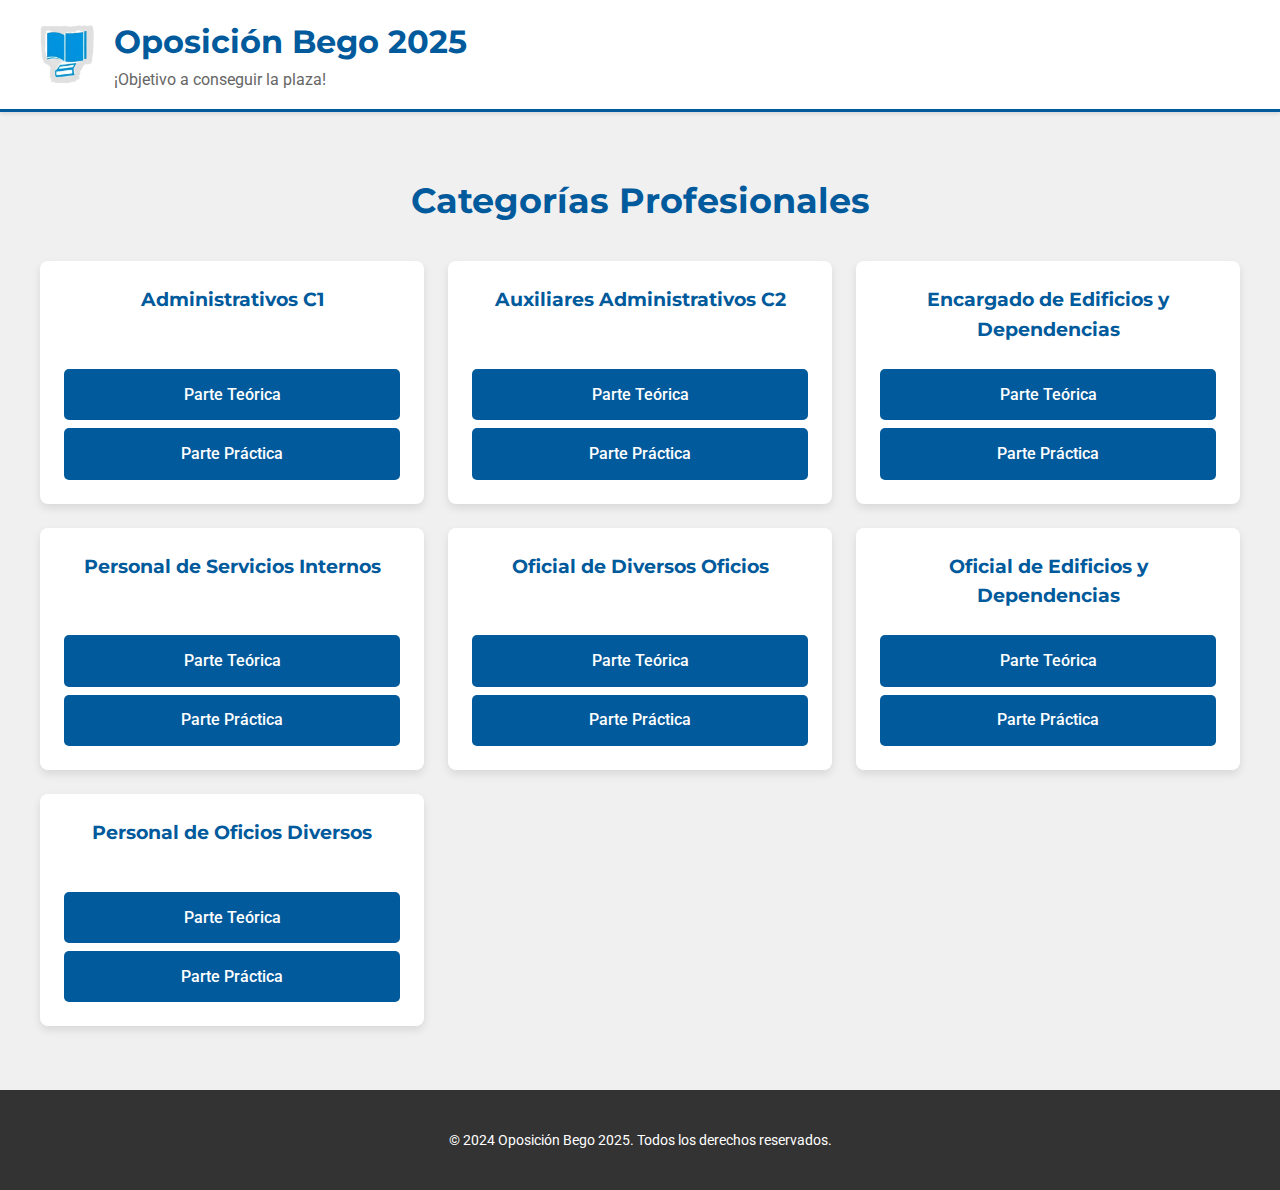
<file: index.html>
<html lang="es">
<head>
    <meta charset="UTF-8">
    <meta name="viewport" content="width=device-width, initial-scale=1.0">
    <title>Oposición Bego 2025 - Ayuntamiento de Madrid</title>
    <link rel="stylesheet" href="style.css">
    <link rel="preconnect" href="https://fonts.googleapis.com">
    <link rel="preconnect" href="https://fonts.gstatic.com" crossorigin>
    <link href="https://fonts.googleapis.com/css2?family=Montserrat:wght@400;700&family=Roboto:wght@400;500&display=swap" rel="stylesheet">
</head>
<body>

    <header>
        <div class="header-content">
            <img src="logo.png" alt="Oposición Bego 2025 Logo" class="logo">
            <div class="title-container">
                <h1>Oposición Bego 2025</h1>
                <p>¡Objetivo a conseguir la plaza!</p>
            </div>
        </div>
    </header>

    <main>
        <h2>Categorías Profesionales</h2>
        <div class="category-grid">

            <div class="category-card">
                <h3>Administrativos C1</h3>
                <div class="card-links">
                    <a href="#" class="btn">Parte Teórica</a>
                    <a href="#" class="btn">Parte Práctica</a>
                </div>
            </div>

            <div class="category-card">
                <h3>Auxiliares Administrativos C2</h3>
                <div class="card-links">
                    <a href="#" class="btn">Parte Teórica</a>
                    <a href="#" class="btn">Parte Práctica</a>
                </div>
            </div>

            <div class="category-card">
                <h3>Encargado de Edificios y Dependencias</h3>
                <div class="card-links">
                    <a href="teoricoEncargado.html" class="btn">Parte Teórica</a>
                    <a href="practicoEncargado.html" class="btn">Parte Práctica</a>
                </div>
            </div>

            <div class="category-card">
                <h3>Personal de Servicios Internos</h3>
                <div class="card-links">
                    <a href="#" class="btn">Parte Teórica</a>
                    <a href="#" class="btn">Parte Práctica</a>
                </div>
            </div>

            <div class="category-card">
                <h3>Oficial de Diversos Oficios</h3>
                <div class="card-links">
                    <a href="#" class="btn">Parte Teórica</a>
                    <a href="#" class="btn">Parte Práctica</a>
                </div>
            </div>

            <div class="category-card">
                <h3>Oficial de Edificios y Dependencias</h3>
                <div class="card-links">
                    <a href="#" class="btn">Parte Teórica</a>
                    <a href="#" class="btn">Parte Práctica</a>
                </div>
            </div>
            
            <div class="category-card">
                <h3>Personal de Oficios Diversos</h3>
                <div class="card-links">
                    <a href="#" class="btn">Parte Teórica</a>
                    <a href="#" class="btn">Parte Práctica</a>
                </div>
            </div>

        </div>
    </main>

    <footer>
        <p>&copy; 2024 Oposición Bego 2025. Todos los derechos reservados.</p>
    </footer>

</body>
</html>
</file>
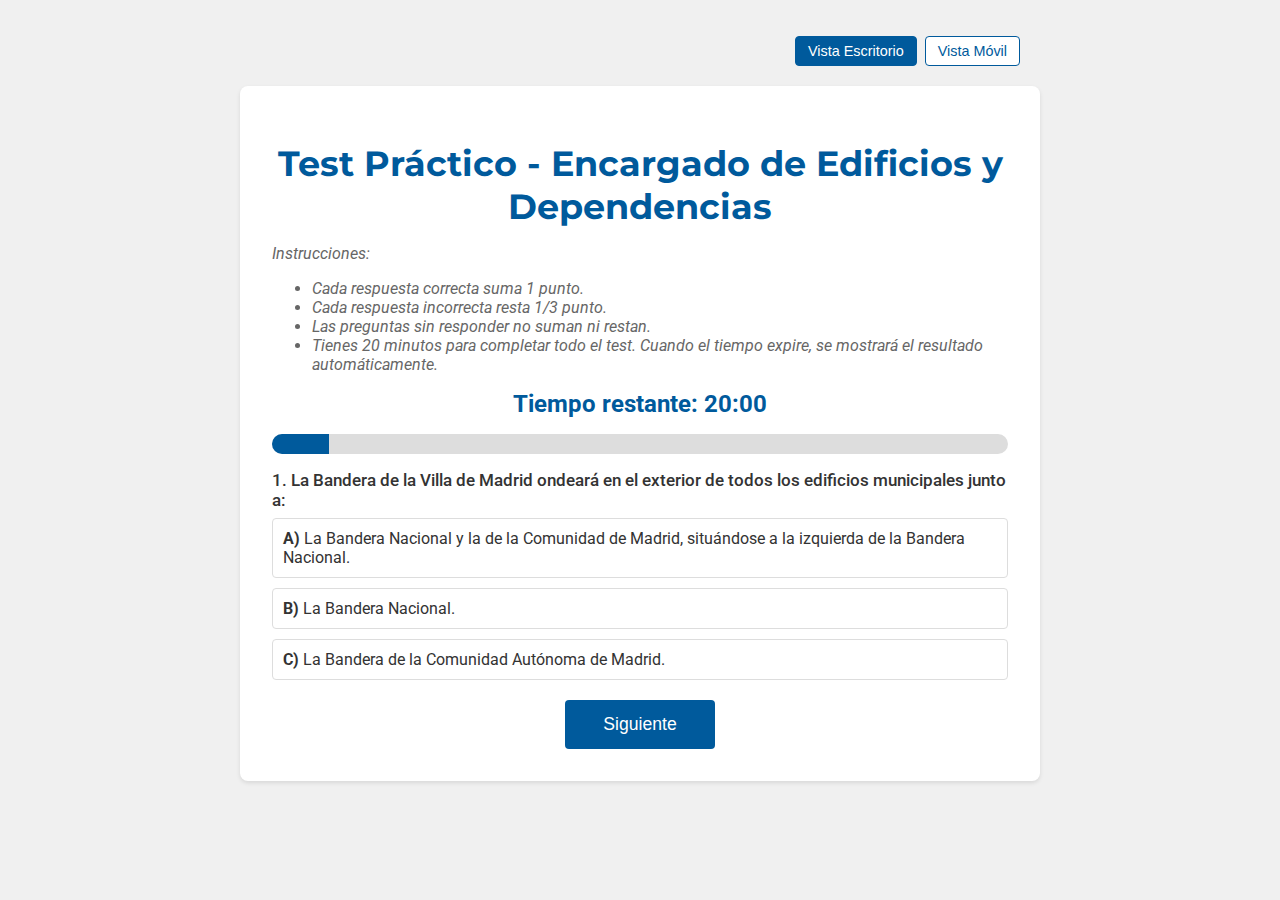
<file: practicoEncargado.html>
<!DOCTYPE html>
<html lang="es">
<head>
    <meta charset="UTF-8">
    <meta name="viewport" content="width=device-width, initial-scale=1.0">
    <title>Test Práctico - Encargado de Edificios y Dependencias</title>
    <!-- Google Fonts -->
    <link href="https://fonts.googleapis.com/css2?family=Montserrat:wght@400;700&family=Roboto:wght@400;500&display=swap" rel="stylesheet">
    <style>
        /* ========================
           Estilos globales y responsivos (“mobile-first”)
           ======================== */
        * {
            box-sizing: border-box;
        }
        body, html {
            margin: 0;
            padding: 0;
            font-family: 'Roboto', sans-serif;
            background-color: #f0f0f0;
            color: #333;
        }
        /* Simulación de vista móvil forzada */
        body.force-mobile .quiz-container {
            max-width: 360px !important; /* ancho típico móvil */
            margin: 0 auto !important;
            border: 2px dashed #005a9c; /* opcional, visualizar el contenedor */
        }
        /* Contenedor principal centrado y con padding */
        .quiz-container {
            width: 100%;
            max-width: 800px;      /* en pantallas grandes no excede 800px */
            margin: 0 auto;
            padding: 16px;
            background-color: #ffffff;
            border-radius: 8px;
            box-shadow: 0 2px 4px rgba(0,0,0,0.1);
            transition: max-width 0.3s ease;
        }
        /* Encabezado de toggles */
        .view-toggle-container {
            width: 100%;
            max-width: 800px;
            margin: 16px auto 0 auto;
            padding: 0 16px;
            display: flex;
            gap: 8px;
            justify-content: flex-end;
            box-sizing: border-box;
        }
        .view-toggle-container button {
            padding: 6px 12px;
            font-size: 0.9rem;
            border: 1px solid #005a9c;
            border-radius: 4px;
            background-color: white;
            color: #005a9c;
            cursor: pointer;
            transition: background-color 0.2s, color 0.2s;
        }
        .view-toggle-container button.active {
            background-color: #005a9c;
            color: white;
        }
        .view-toggle-container button:hover {
            background-color: #e3f2fd;
        }

        h1 {
            font-family: 'Montserrat', sans-serif;
            font-size: 1.6rem; /* base móvil */
            margin-bottom: 16px;
            color: #005a9c;
            text-align: center;
        }
        .info {
            margin-bottom: 16px;
            font-style: italic;
            color: #666;
            font-size: 0.9rem;
        }
        /* Temporizador */
        #timer {
            font-size: 1.2rem;
            font-weight: bold;
            color: #005a9c;
            margin-bottom: 16px;
            text-align: center;
        }
        /* Barra de progreso */
        .progress-bar {
            width: 100%;
            height: 20px;
            background-color: #ddd;
            border-radius: 10px;
            overflow: hidden;
            margin-bottom: 16px;
        }
        .progress {
            width: 0%;
            height: 100%;
            background-color: #005a9c;
            transition: width 0.3s ease;
        }
        /* Preguntas y opciones */
        .question {
            margin-bottom: 20px;
            display: none;
        }
        .question.active {
            display: block;
        }
        .question p {
            margin: 0 0 8px 0;
            font-weight: 500;
            font-size: 1rem;
        }
        .options {
            display: flex;
            flex-direction: column;
            gap: 10px;
            margin-top: 8px;
        }
        .option {
            padding: 10px;
            border: 1px solid #ddd;
            border-radius: 4px;
            cursor: pointer;
            transition: background-color 0.3s, border-color 0.3s;
            font-size: 0.95rem;
        }
        .option:hover {
            background-color: #f5f5f5;
        }
        .option.selected {
            background-color: #e3f2fd;
            border-color: #005a9c;
        }
        /* Botón siguiente/finalizar */
        .button {
            display: block;
            width: 100%;
            padding: 12px;
            background-color: #005a9c;
            color: white;
            border: none;
            border-radius: 4px;
            cursor: pointer;
            font-size: 1rem;
            margin-top: 16px;
        }
        .button:hover {
            background-color: #004170;
        }
        .button:disabled {
            background-color: #999;
            cursor: default;
        }
        /* Resultado final */
        .result {
            margin-top: 20px;
            padding: 20px;
            background-color: #e3f2fd;
            border-radius: 4px;
            display: none;
            font-size: 0.95rem;
        }
        .result h2 {
            margin-top: 0;
            font-family: 'Montserrat', sans-serif;
            color: #005a9c;
            font-size: 1.4rem;
        }
        .result p {
            margin: 8px 0;
        }
        .result h3 {
            margin: 16px 0 8px 0;
            font-size: 1.1rem;
            color: #333;
        }
        .result ul {
            padding-left: 20px;
            margin: 8px 0;
        }
        .result li {
            margin-bottom: 8px;
        }

        /* ========================
           Media queries para pantallas más anchas
           ======================== */
        @media (min-width: 480px) {
            .quiz-container, .view-toggle-container {
                padding: 20px;
            }
            h1 {
                font-size: 1.8rem;
            }
            #timer {
                font-size: 1.3rem;
            }
            .button {
                font-size: 1.05rem;
                padding: 12px 20px;
            }
        }
        @media (min-width: 768px) {
            h1 {
                font-size: 2rem;
            }
            .quiz-container {
                padding: 24px;
            }
            .info {
                font-size: 1rem;
            }
            #timer {
                font-size: 1.4rem;
            }
            .question p {
                font-size: 1.05rem;
            }
            .option {
                font-size: 1rem;
            }
            .button {
                font-size: 1.1rem;
                padding: 14px 24px;
                width: auto;
                min-width: 150px;
                margin: 16px auto 0 auto;
            }
            .view-toggle-container {
                max-width: 800px;
                margin: 16px auto 0 auto;
            }
        }
        @media (min-width: 1024px) {
            h1 {
                font-size: 2.2rem;
            }
            .quiz-container {
                padding: 32px;
            }
            #timer {
                font-size: 1.5rem;
            }
            .button {
                padding: 14px 28px;
            }
        }
    </style>
</head>
<body>
    <!-- Contenedor para botones de vista -->
    <div class="view-toggle-container">
        <button id="btnDesktop" class="active">Vista Escritorio</button>
        <button id="btnMobile">Vista Móvil</button>
    </div>

    <div class="quiz-container">
        <h1>Test Práctico - Encargado de Edificios y Dependencias</h1>
        <div class="info">
            <p>Instrucciones:</p>
            <ul>
                <li>Cada respuesta correcta suma 1 punto.</li>
                <li>Cada respuesta incorrecta resta 1/3 punto.</li>
                <li>Las preguntas sin responder no suman ni restan.</li>
                <li>Tienes 20 minutos para completar todo el test. Cuando el tiempo expire, se mostrará el resultado automáticamente.</li>
            </ul>
        </div>

        <!-- Temporizador -->
        <div id="timer">Tiempo restante: 20:00</div>

        <!-- Barra de progreso -->
        <div class="progress-bar">
            <div class="progress"></div>
        </div>

        <!-- Contenedor de preguntas -->
        <div id="questionContainer"></div>

        <!-- Botón siguiente/finalizar -->
        <button class="button" id="nextButton">Siguiente</button>

        <!-- Resultado final -->
        <div class="result" id="result"></div>
    </div>

    <script>
        // ========================
        // Toggle Vista Móvil / Escritorio
        // ========================
        const btnDesktop = document.getElementById('btnDesktop');
        const btnMobile = document.getElementById('btnMobile');
        btnDesktop.addEventListener('click', () => {
            document.body.classList.remove('force-mobile');
            btnDesktop.classList.add('active');
            btnMobile.classList.remove('active');
        });
        btnMobile.addEventListener('click', () => {
            document.body.classList.add('force-mobile');
            btnMobile.classList.add('active');
            btnDesktop.classList.remove('active');
        });
        // Por defecto ya está en Vista Escritorio (sin clase force-mobile)

        // ========================
        // Preguntas y lógica de quiz Práctico (sin pregunta 6)
        // ========================
        const questions = [
            {
                question: "1. La Bandera de la Villa de Madrid ondeará en el exterior de todos los edificios municipales junto a:",
                options: [
                    "La Bandera Nacional y la de la Comunidad de Madrid, situándose a la izquierda de la Bandera Nacional.",
                    "La Bandera Nacional.",
                    "La Bandera de la Comunidad Autónoma de Madrid."
                ],
                correct: 0  // A)
            },
            {
                question: "3. Según el Reglamento de Protocolo y Ceremonial, de 22 de diciembre de 1988, el Pendón de Madrid:",
                options: [
                    "Se situará en el despacho de la primera Autoridad municipal y los Tte. de alcalde.",
                    "Alzado en mástil de plata, con las armas de la ciudad, bordadas sobre damasco carmesí, ocupará un lugar preferente en el despacho oficial de la primera Autoridad municipal y en aquellos actos en que por su excepcional importancia se determine su presencia.",
                    "Ninguna de las respuestas anteriores es correcta."
                ],
                correct: 1  // B)
            },
            {
                question: "4. En dicho acto solemne, será recibido un Jefe de Estado en visita oficial a la ciudad. La Corporación Municipal tiene que colocarse por el orden de precedencia interno, ¿Cómo estarán colocados?:",
                options: [
                    "El alcalde, los Tte. De alcalde, los Portavoces de los Grupos Políticos y los Señores Concejales de la Comisión Municipal de Gobierno.",
                    "Los Tte. De alcalde, los Portavoces de los Grupos Políticos, y los Concejales.",
                    "Los Concejales y los Portavoces de los Grupos Políticos."
                ],
                correct: 0  // A)
            },
            // PREGUNTA 6 ELIMINADA AQUÍ
            {
                question: "7. El encargado/da de Edificios y Dependencias es también el jefe de emergencia en el plan de emergencia y evacuación del edificio. En dicho plan hay un equipo encargado de ir a ver e informar inmediatamente de las posibles emergencias. ¿Qué equipo es el encargado de ir a revisarlas?:",
                options: [
                    "El equipo de 1ª intervención.",
                    "El equipo de alarma y evacuación.",
                    "Los bomberos."
                ],
                correct: 0  // A)
            },
            {
                question: "8. Al llegar el equipo arriba indicado, observan donde está el incendio. En esos momentos consideran que es un conato de incendio (pequeño fuego localizado en una mesa de madera de oficina), intentan sofocarlo con un extintor, ¿qué clase de fuego es?:",
                options: [
                    "Clase A: Fuegos de materiales sólidos, generalmente de naturaleza orgánica, cuya combustión se realiza normalmente con la formación de brasas.",
                    "Clase C: Fuegos de gases.",
                    "Clase D: Fuegos de metales."
                ],
                correct: 0  // A)
            },
            {
                question: "9. Una vez llegado al punto donde está el supuestamente conato de incendio, lo intentan apagar con un extintor de polvo A, B, C, al más común en los edificios. Se consideran extintores portátiles a aquellos cuyo peso máximo no exceda de:",
                options: [
                    "10 kilos.",
                    "20 kilos.",
                    "30 kilos."
                ],
                correct: 1  // B)
            },
            {
                question: "10. Vista la incidencia por el equipo correspondiente y no poder sofocar el conato de incendio, informan al jefe de emergencia (Encargado de Edificios y Dependencias), de que hay que evacuar. La alarma de evacuación es activada, los asistentes son evacuados y en el recorrido de la evacuación observan diferentes señales, ¿de qué color son las señales de advertencia?:",
                options: [
                    "Verdes.",
                    "Amarillas.",
                    "Azules."
                ],
                correct: 1  // B)
            },
            {
                question: "11. Según el Real Decreto 485/1997, sobre disposiciones mínimas en materia de señalización de seguridad y salud en el trabajo, otorga un color a la señalización de salvamento y socorro que será:",
                options: [
                    "Pictograma blanco sobre fondo verde.",
                    "Pictograma blanco sobre fondo azul.",
                    "Pictograma negro sobre fondo blanco."
                ],
                correct: 0  // A)
            },
            {
                question: "12. Una vez que es evacuado todo el mundo y salen a la calle por las diferentes puertas existentes en el edificio, los equipos encargados de evacuación tienen que dirigir a las personas, ¿hacia dónde?:",
                options: [
                    "Quedarse justo al lado del edificio.",
                    "Al punto de encuentro establecido para ello.",
                    "Cruzarse a la acera de enfrente y observar que pasa."
                ],
                correct: 1  // B)
            },
            {
                question: "13. Terminada la evacuación y declarando seguro el lugar, se da la orden para volver al puesto de trabajo. En ese momento llegan las sacas del correo procedente de la Oficina de Correo Interno Municipal, ¿dónde se encuentra dicha oficina?:",
                options: [
                    "Calle Albarracín, 39.",
                    "Calle Albarracín, 41.",
                    "Calle Albarracín, 33."
                ],
                correct: 2  // C)
            },
            {
                question: "14. Cuando tuvieron que evacuar el edificio se estaba preparando toda la correspondencia. El correo que se produce dentro del ámbito municipal y que circula entre sus sedes municipales, geográficamente dispersas en la ciudad de Madrid se denomina:",
                options: [
                    "Correo interno.",
                    "Correo externo.",
                    "Valija Diplomática."
                ],
                correct: 0  // A)
            },
            {
                question: "15. Días antes del acto solemne, usted como encargado/da de edificios y dependencias hace una inspección por los sitios donde pasará el Alcalde con el Jefe de estado y las personalidades invitadas. Esa inspección la realizará acompañado por un oficial/a de edificios y dependencias y un P.O.S.I (personal de oficios servicios internos). En esta inspección se percatan de que hay una serie de cajas entorpeciendo el recorrido y les dice que hay que quitarlas de ahí, ¿cuál es el peso máximo que se recomienda no sobrepasar en condiciones ideales de manipulación, en hombres entre 20 y 45 años de edad?:",
                options: [
                    "10 kilos.",
                    "5 kilos.",
                    "25 kilos."
                ],
                correct: 2  // C)
            },
            {
                question: "16. Las cajas retiradas del recorrido que harán las personalidades se tienen que colocar en un almacén habilitado para ello, ¿a qué altura no se deben manejar cargas?:",
                options: [
                    "Por encima de 200 cm.",
                    "Por encima de 190 cm.",
                    "Por encima de 175 cm."
                ],
                correct: 2  // C)
            }
        ];

        let currentQuestion = 0;
        let answers = new Array(questions.length).fill(null);

        let timerInterval;
        // Ajuste a 20 minutos en segundos:
        let timeLeft = 20 * 60;

        function initializeQuiz() {
            loadQuestion();
            updateProgressBar();
            document.getElementById('nextButton').addEventListener('click', handleNextButton);
            startTimer();
        }

        function startTimer() {
            updateTimerDisplay();
            timerInterval = setInterval(() => {
                timeLeft--;
                if (timeLeft < 0) {
                    clearInterval(timerInterval);
                    document.getElementById('nextButton').disabled = true;
                    showResults(true);
                } else {
                    updateTimerDisplay();
                }
            }, 1000);
        }

        function updateTimerDisplay() {
            const minutes = Math.floor(timeLeft / 60);
            const seconds = timeLeft % 60;
            const mm = String(minutes).padStart(2, '0');
            const ss = String(seconds).padStart(2, '0');
            document.getElementById('timer').textContent = `Tiempo restante: ${mm}:${ss}`;
        }

        function loadQuestion() {
            const container = document.getElementById('questionContainer');
            const question = questions[currentQuestion];

            let html = `
                <div class="question active">
                    <p>${question.question}</p>
                    <div class="options">
                        ${question.options.map((option, index) => {
                            const letra = String.fromCharCode(65 + index);
                            return `
                                <div class="option ${answers[currentQuestion] === index ? 'selected' : ''}" onclick="selectOption(${index})">
                                    <strong>${letra})</strong> ${option}
                                </div>
                            `;
                        }).join('')}
                    </div>
                </div>
            `;
            container.innerHTML = html;
        }

        function selectOption(index) {
            answers[currentQuestion] = index;
            document.querySelectorAll('.option').forEach((optionEl, i) => {
                optionEl.classList.toggle('selected', i === index);
            });
        }

        function updateProgressBar() {
            const progress = ((currentQuestion + 1) / questions.length) * 100;
            document.querySelector('.progress').style.width = `${progress}%`;
        }

        function calculateScore() {
            let score = 0;
            answers.forEach((answer, index) => {
                if (answer === null) return;
                if (answer === questions[index].correct) {
                    score += 1;
                } else {
                    score -= 1/3;
                }
            });
            return Math.round(score * 100) / 100;
        }

        function handleNextButton() {
            if (currentQuestion < questions.length - 1) {
                currentQuestion++;
                loadQuestion();
                updateProgressBar();
                if (currentQuestion === questions.length - 1) {
                    document.getElementById('nextButton').textContent = 'Finalizar';
                }
            } else {
                clearInterval(timerInterval);
                showResults(false);
            }
        }

        /**
         * byTimeout: boolean, indica si se llama por fin de tiempo
         */
        function showResults(byTimeout) {
            // Ocultar preguntas, botón, barra de progreso y temporizador
            document.getElementById('questionContainer').style.display = 'none';
            document.getElementById('nextButton').style.display = 'none';
            document.getElementById('timer').style.display = 'none';
            document.querySelector('.progress-bar').style.display = 'none';

            const score = calculateScore();
            const totalQuestions = questions.length;
            // Nota sobre 10: normalizamos score / totalQuestions * 10, limitamos [0,10]
            let rawNota = (score / totalQuestions) * 10;
            if (isNaN(rawNota)) rawNota = 0;
            if (rawNota < 0) rawNota = 0;
            if (rawNota > 10) rawNota = 10;
            const notaSobre10 = Math.round(rawNota * 100) / 100;

            const correctCount = answers.filter((answer, index) => answer === questions[index].correct).length;
            const incorrectIndices = answers
                .map((answer, index) => (answer !== null && answer !== questions[index].correct) ? index : -1)
                .filter(i => i >= 0);
            const unansweredIndices = answers
                .map((answer, index) => (answer === null) ? index : -1)
                .filter(i => i >= 0);

            const resultDiv = document.getElementById('result');
            let html = `<h2>Resultado Final</h2>`;
            if (byTimeout) {
                html += `<p>El tiempo ha expirado. Se muestran los resultados obtenidos hasta ahora:</p>`;
            }
            html += `
                <p>Tu puntuación: ${score} puntos</p>
                <p>Nota sobre 10: ${notaSobre10} / 10</p>
                <p>Respuestas correctas: ${correctCount}</p>
                <p>Respuestas incorrectas: ${incorrectIndices.length}</p>
                <p>Sin responder: ${unansweredIndices.length}</p>
            `;

            // Listar incorrectas
            if (incorrectIndices.length > 0) {
                html += `<div class="incorrect-list"><h3>Preguntas incorrectas:</h3><ul>`;
                incorrectIndices.forEach(idx => {
                    const q = questions[idx];
                    const tuIdx = answers[idx];
                    const tuRespuesta = q.options[tuIdx];
                    const correcta = q.options[q.correct];
                    const letraTu = String.fromCharCode(65 + tuIdx);
                    const letraCorrecta = String.fromCharCode(65 + q.correct);
                    html += `<li>
                        <strong>Pregunta ${idx + 1}:</strong> ${q.question}<br>
                        Tu respuesta: <strong>${letraTu})</strong> ${tuRespuesta}<br>
                        Respuesta correcta: <strong>${letraCorrecta})</strong> ${correcta}
                    </li>`;
                });
                html += `</ul></div>`;
            }
            // Listar sin responder
            if (unansweredIndices.length > 0) {
                html += `<div class="unanswered-list"><h3>Preguntas sin responder:</h3><ul>`;
                unansweredIndices.forEach(idx => {
                    const q = questions[idx];
                    html += `<li><strong>Pregunta ${idx + 1}:</strong> ${q.question}</li>`;
                });
                html += `</ul></div>`;
            }

            resultDiv.innerHTML = html;
            resultDiv.style.display = 'block';
        }

        // Iniciar quiz al cargar
        initializeQuiz();
    </script>
</body>
</html>
</file>
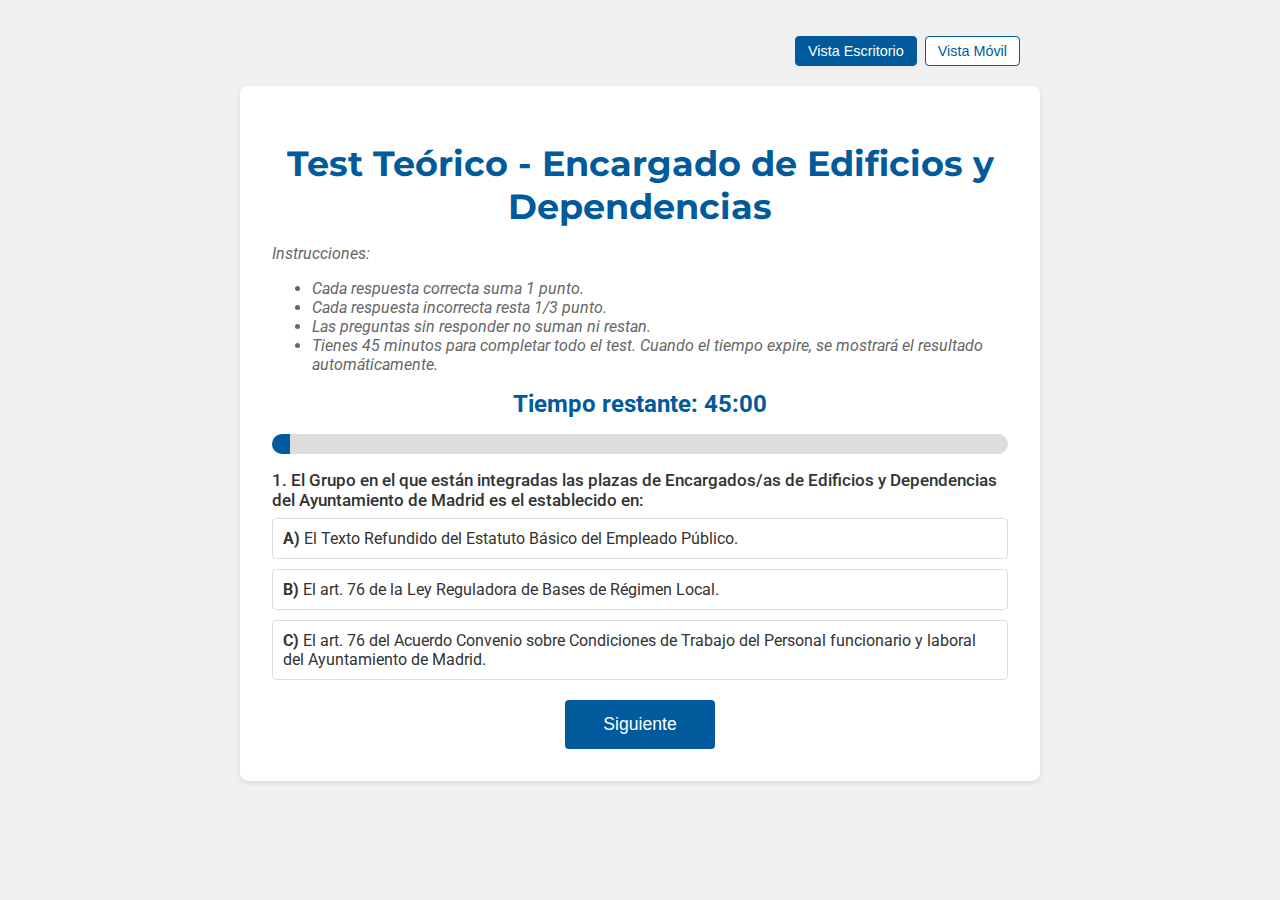
<file: teoricoEncargado.html>
<!DOCTYPE html>
<html lang="es">
<head>
    <meta charset="UTF-8">
    <meta name="viewport" content="width=device-width, initial-scale=1.0">
    <title>Test Teórico - Encargado de Edificios y Dependencias</title>
    <!-- Google Fonts -->
    <link href="https://fonts.googleapis.com/css2?family=Montserrat:wght@400;700&family=Roboto:wght@400;500&display=swap" rel="stylesheet">
    <style>
        /* ========================
           Estilos globales y responsivos (“mobile-first”)
           ======================== */
        * {
            box-sizing: border-box;
        }
        body, html {
            margin: 0;
            padding: 0;
            font-family: 'Roboto', sans-serif;
            background-color: #f0f0f0;
            color: #333;
        }
        /* Simulación de vista móvil forzada */
        body.force-mobile .quiz-container {
            max-width: 360px !important; /* ancho típico móvil */
            margin: 0 auto !important;
            border: 2px dashed #005a9c; /* opcional, visualizar el contenedor */
        }
        /* Contenedor principal centrado y con padding */
        .quiz-container {
            width: 100%;
            max-width: 800px;      /* en pantallas grandes no excede 800px */
            margin: 0 auto;
            padding: 16px;
            background-color: #ffffff;
            border-radius: 8px;
            box-shadow: 0 2px 4px rgba(0,0,0,0.1);
            transition: max-width 0.3s ease;
        }
        /* Encabezado de toggles */
        .view-toggle-container {
            width: 100%;
            max-width: 800px;
            margin: 16px auto 0 auto;
            padding: 0 16px;
            display: flex;
            gap: 8px;
            justify-content: flex-end;
            box-sizing: border-box;
        }
        .view-toggle-container button {
            padding: 6px 12px;
            font-size: 0.9rem;
            border: 1px solid #005a9c;
            border-radius: 4px;
            background-color: white;
            color: #005a9c;
            cursor: pointer;
            transition: background-color 0.2s, color 0.2s;
        }
        .view-toggle-container button.active {
            background-color: #005a9c;
            color: white;
        }
        .view-toggle-container button:hover {
            background-color: #e3f2fd;
        }

        h1 {
            font-family: 'Montserrat', sans-serif;
            font-size: 1.6rem; /* base móvil */
            margin-bottom: 16px;
            color: #005a9c;
            text-align: center;
        }
        .info {
            margin-bottom: 16px;
            font-style: italic;
            color: #666;
            font-size: 0.9rem;
        }
        /* Temporizador */
        #timer {
            font-size: 1.2rem;
            font-weight: bold;
            color: #005a9c;
            margin-bottom: 16px;
            text-align: center;
        }
        /* Barra de progreso */
        .progress-bar {
            width: 100%;
            height: 20px;
            background-color: #ddd;
            border-radius: 10px;
            overflow: hidden;
            margin-bottom: 16px;
        }
        .progress {
            width: 0%;
            height: 100%;
            background-color: #005a9c;
            transition: width 0.3s ease;
        }
        /* Preguntas y opciones */
        .question {
            margin-bottom: 20px;
            display: none;
        }
        .question.active {
            display: block;
        }
        .question p {
            margin: 0 0 8px 0;
            font-weight: 500;
            font-size: 1rem;
        }
        .options {
            display: flex;
            flex-direction: column;
            gap: 10px;
            margin-top: 8px;
        }
        .option {
            padding: 10px;
            border: 1px solid #ddd;
            border-radius: 4px;
            cursor: pointer;
            transition: background-color 0.3s, border-color 0.3s;
            font-size: 0.95rem;
        }
        .option:hover {
            background-color: #f5f5f5;
        }
        .option.selected {
            background-color: #e3f2fd;
            border-color: #005a9c;
        }
        /* Botón siguiente/finalizar */
        .button {
            display: block;
            width: 100%;
            padding: 12px;
            background-color: #005a9c;
            color: white;
            border: none;
            border-radius: 4px;
            cursor: pointer;
            font-size: 1rem;
            margin-top: 16px;
        }
        .button:hover {
            background-color: #004170;
        }
        .button:disabled {
            background-color: #999;
            cursor: default;
        }
        /* Resultado final */
        .result {
            margin-top: 20px;
            padding: 20px;
            background-color: #e3f2fd;
            border-radius: 4px;
            display: none;
            font-size: 0.95rem;
        }
        .result h2 {
            margin-top: 0;
            font-family: 'Montserrat', sans-serif;
            color: #005a9c;
            font-size: 1.4rem;
        }
        .result p {
            margin: 8px 0;
        }
        .result h3 {
            margin: 16px 0 8px 0;
            font-size: 1.1rem;
            color: #333;
        }
        .result ul {
            padding-left: 20px;
            margin: 8px 0;
        }
        .result li {
            margin-bottom: 8px;
        }

        /* ========================
           Media queries para pantallas más anchas
           ======================== */
        @media (min-width: 480px) {
            .quiz-container, .view-toggle-container {
                padding: 20px;
            }
            h1 {
                font-size: 1.8rem;
            }
            #timer {
                font-size: 1.3rem;
            }
            .button {
                font-size: 1.05rem;
                padding: 12px 20px;
            }
        }
        @media (min-width: 768px) {
            h1 {
                font-size: 2rem;
            }
            .quiz-container {
                padding: 24px;
            }
            .info {
                font-size: 1rem;
            }
            #timer {
                font-size: 1.4rem;
            }
            .question p {
                font-size: 1.05rem;
            }
            .option {
                font-size: 1rem;
            }
            .button {
                font-size: 1.1rem;
                padding: 14px 24px;
                width: auto;
                min-width: 150px;
                margin: 16px auto 0 auto;
            }
            .view-toggle-container {
                max-width: 800px;
                margin: 16px auto 0 auto;
            }
        }
        @media (min-width: 1024px) {
            h1 {
                font-size: 2.2rem;
            }
            .quiz-container {
                padding: 32px;
            }
            #timer {
                font-size: 1.5rem;
            }
            .button {
                padding: 14px 28px;
            }
        }
    </style>
</head>
<body>
    <!-- Contenedor para botones de vista -->
    <div class="view-toggle-container">
        <button id="btnDesktop" class="active">Vista Escritorio</button>
        <button id="btnMobile">Vista Móvil</button>
    </div>

    <div class="quiz-container">
        <h1>Test Teórico - Encargado de Edificios y Dependencias</h1>
        <div class="info">
            <p>Instrucciones:</p>
            <ul>
                <li>Cada respuesta correcta suma 1 punto.</li>
                <li>Cada respuesta incorrecta resta 1/3 punto.</li>
                <li>Las preguntas sin responder no suman ni restan.</li>
                <li>Tienes 45 minutos para completar todo el test. Cuando el tiempo expire, se mostrará el resultado automáticamente.</li>
            </ul>
        </div>

        <!-- Temporizador -->
        <div id="timer">Tiempo restante: 45:00</div>

        <!-- Barra de progreso -->
        <div class="progress-bar">
            <div class="progress"></div>
        </div>

        <!-- Contenedor de preguntas -->
        <div id="questionContainer"></div>

        <!-- Botón siguiente/finalizar -->
        <button class="button" id="nextButton">Siguiente</button>

        <!-- Resultado final -->
        <div class="result" id="result"></div>
    </div>

    <script>
        // ========================
        // Toggle Vista Móvil / Escritorio
        // ========================
        const btnDesktop = document.getElementById('btnDesktop');
        const btnMobile = document.getElementById('btnMobile');
        btnDesktop.addEventListener('click', () => {
            document.body.classList.remove('force-mobile');
            btnDesktop.classList.add('active');
            btnMobile.classList.remove('active');
        });
        btnMobile.addEventListener('click', () => {
            document.body.classList.add('force-mobile');
            btnMobile.classList.add('active');
            btnDesktop.classList.remove('active');
        });
        // Por defecto ya está en Vista Escritorio (sin clase force-mobile)

        // ========================
        // Preguntas y lógica de quiz Teórico
        // ========================
        const questions = [
            {
                question: "1. El Grupo en el que están integradas las plazas de Encargados/as de Edificios y Dependencias del Ayuntamiento de Madrid es el establecido en:",
                options: [
                    "El Texto Refundido del Estatuto Básico del Empleado Público.",
                    "El art. 76 de la Ley Reguladora de Bases de Régimen Local.",
                    "El art. 76 del Acuerdo Convenio sobre Condiciones de Trabajo del Personal funcionario y laboral del Ayuntamiento de Madrid."
                ],
                correct: 0
            },
            {
                question: "2. Los/as encargados/as de edificios y dependencias de Ayuntamiento de Madrid están encuadrados en:",
                options: [
                    "La subescala técnica.",
                    "La subescala subalterna.",
                    "La subescala de administración general."
                ],
                correct: 0
            },
            {
                question: "3. Las plazas de encargado/as de edificios y dependencias del Ayuntamiento de Madrid corresponde al:",
                options: [
                    "Grupo C y D.",
                    "Grupo C, subgrupo C1.",
                    "Grupo C, subgrupo personal de oficios."
                ],
                correct: 1
            },
            {
                question: "4. Los/as Oficiales de Edificios y Dependencias del Ayuntamiento de Madrid están encuadrados según el Texto Refundido del Estatuto Básico del Empleado Público en:",
                options: [
                    "La Subescala Subalterna.",
                    "La Clase de Cometidos Especiales.",
                    "A y B no son correctas."
                ],
                correct: 2
            },
            {
                question: "5. La Resolución de 8 de marzo de 2017 del director general de Recursos Humanos establece que los/as Oficiales de Edificios y Dependencias se encuadran en:",
                options: [
                    "La Escala de Administración Especial, Subescala Subalterna.",
                    "La Escala de Administración Especial.",
                    "La Escala de Administración General."
                ],
                correct: 1
            },
            {
                question: "6. En el Ayuntamiento de Madrid tienen atribuida la práctica de notificaciones de los actos administrativos adoptados por los distintos Órganos:",
                options: [
                    "Los/as Encargados/as de Edificios y Dependencias.",
                    "Los/as Encargados/as de Edificios y Dependencias, los Oficiales de Edificios y Dependencias y el Personal de Oficios-Servicios Internos.",
                    "Los/as Oficiales de Edificios y Dependencias y el Personal de Oficios-Servicios Internos."
                ],
                correct: 2
            },
            {
                question: "7. Donde se encuentra ubicada la J.M del distrito Centro:",
                options: [
                    "Calle Mayor, 71.",
                    "Calle Mayor, 83.",
                    "Calle Mayor, 72."
                ],
                correct: 2
            },
            {
                question: "8. Donde se encuentra ubicada la J.M de Moncloa-Aravaca:",
                options: [
                    "Calle de Francos Rodríguez, 77.",
                    "Calle Velázquez, 52.",
                    "Avenida de Arcentales, 28."
                ],
                correct: 0
            },
            {
                question: "9. Donde se encuentra ubicada el Área de gobierno de Vicealcaldía, Portavoz de Seguridad y Emergencias del Ayuntamiento de Madrid:",
                options: [
                    "Plaza de la villa, 4.",
                    "Calle Montalbán, 1.",
                    "Calle Alfonso XII, 5."
                ],
                correct: 1
            },
            {
                question: "10. El Área de Gobierno de Economía, Innovación y Hacienda, se encuentra ubicado en un distrito, diga cual:",
                options: [
                    "Distrito de Retiro.",
                    "Distrito de Carabanchel.",
                    "Distrito de Centro."
                ],
                correct: 2
            },
            {
                question: "11. De acuerdo con lo dispuesto en el Acuerdo Convenio en vigor sobre condiciones de trabajo comunes al personal funcionario y laboral del Ayuntamiento de Madrid y de sus organismos autónomos, en las reuniones del Comité de Seguridad y Salud podrán participar hasta un máximo de dos Asesores/as por cada de las organizaciones sindicales representadas en el mismo, y los/as responsables técnicos/as de prevención de la Administración. Dicha participación podrá ser:",
                options: [
                    "Con voz y voto.",
                    "Con voz, pero sin voto.",
                    "Sin voz y sin voto."
                ],
                correct: 1
            },
            {
                question: "14. Que se entiende por instalación eléctrica:",
                options: [
                    "Conjunto de aparatos para el funcionamiento la instalación eléctrica.",
                    "Conjunto de aparatos de baja tensión.",
                    "Conjunto de aparatos y de circuitos asociados en previsión de un fin particular: producción, conversión, transformación, transmisión, distribución o utilización de la energía eléctrica."
                ],
                correct: 2
            },
            {
                question: "15. A que se denomina acometida en una instalación eléctrica:",
                options: [
                    "La parte de la instalación de la red de distribución que alimenta la caja o cajas generales de protección o unidad funcional equivalente.",
                    "Al enlace de la caja general de protección, o cajas generales de protección.",
                    "A y B son correctas."
                ],
                correct: 0
            },
            {
                question: "16. La acometida es responsabilidad de:",
                options: [
                    "Es responsabilidad del cliente.",
                    "Es responsabilidad de la empresa suministradora, que asumirá la inspección y verificación final.",
                    "Es responsabilidad de la constructora de las viviendas."
                ],
                correct: 1
            },
            {
                question: "17. Los simulacros de emergencia, ¿cada cuánto tiempo se tienen que realizar?:",
                options: [
                    "Cuando los considere oportuno el jefe de emergencias.",
                    "Al menos una vez al año.",
                    "La normativa indica cada dos años."
                ],
                correct: 1
            },
            {
                question: "18. ¿Cuál es la longitud máxima de una manguera plana de las BIES?:",
                options: [
                    "20 Metros.",
                    "30 Metros.",
                    "10 Metros."
                ],
                correct: 0
            },
            {
                question: "19. Según el Real Decreto 485/1997 sobre disposiciones mínimas en materia de seguridad y salud en el trabajo las señales de obligación serán de forma redonda y:",
                options: [
                    "Pictograma blanco sobre fondo azul.",
                    "Pictograma rojo sobre fondo blanco.",
                    "Pictograma rojo sobre fondo azul."
                ],
                correct: 0
            },
            {
                question: "23. Según Reglamento Orgánico del Gobierno y de la Administración del Ayuntamiento de Madrid, el alcalde responde de su gestión política ante:",
                options: [
                    "El Pleno.",
                    "La Junta de Gobierno.",
                    "Los ciudadanos."
                ],
                correct: 0
            },
            {
                question: "24. Según el artículo 13 del Reglamento Orgánico del Gobierno y de la Administración del Ayuntamiento de Madrid el alcalde podrá renunciar a su cargo:",
                options: [
                    "Perdiendo la condición de concejal.",
                    "Sin perder la condición de concejal.",
                    "Deberá hacerse por escrito ante la Junta de Gobierno."
                ],
                correct: 1
            },
            {
                question: "25. En el Ayuntamiento de Madrid la Junta de Gobierno Local se denominará:",
                options: [
                    "Junta de Gobierno de la Capital de Madrid.",
                    "Junta de Gobierno de la Ciudad de Madrid.",
                    "Junta de Gobierno de Madrid."
                ],
                correct: 1
            },
            {
                question: "26. Según el artículo 1, de la ordenanza de atención a la ciudadanía y administración electrónica, tiene por objeto:",
                options: [
                    "Regular la atención de los contribuyentes del Ayuntamiento de Madrid.",
                    "Regular la atención a la ciudadanía en el Ayuntamiento de Madrid.",
                    "Regular la atención a los vecinos en el Ayuntamiento de Madrid."
                ],
                correct: 1
            },
            {
                question: "27. Según el artículo 6, de la ordenanza de atención a la ciudadanía y administración electrónica, la atención a la ciudadanía se regirá por el siguiente principio:",
                options: [
                    "Principio de igualdad.",
                    "Principio de garantía.",
                    "Principio de difusión de la información administrativa."
                ],
                correct: 2
            },
            {
                question: "28. Según la Ordenanza de Atención a la Ciudadanía y Administración electrónica, el principio de actualización garantiza:",
                options: [
                    "La actualización de la información administrativa que sea accesible por canales electrónicos. En las publicaciones electrónicas constarán las fechas de actualización.",
                    "Garantiza, en el acceso a la información de forma electrónica, la obtención de documentos con el contenido idéntico, veraz, exacto y fiel al equivalente en soporte papel o en el soporte en que se haya emitido el documento original.",
                    "Garantiza la comunicación de forma fácil, directa, transparente, simple y eficaz de la información relevante para la ciudadanía."
                ],
                correct: 0
            },
            {
                question: "29. De conformidad con el artículo 40, del Reglamento Orgánico del Gobierno y de la Administración del Ayuntamiento de Madrid, de 31 de mayo de 2004, de las Áreas de Gobierno:",
                options: [
                    "No podrán depender otras Áreas de Coordinación o Delegadas.",
                    "Podrán depender otras Áreas de Coordinación o Delegadas a las que corresponderá la dirección de un sector de la actividad administrativa de la responsabilidad de aquéllas.",
                    "Podrán depender otras Áreas Delegadas, pero no Áreas de coordinación."
                ],
                correct: 1
            },
            {
                question: "30. De conformidad con el artículo 40, del Reglamento Orgánico del Gobierno y de la Administración del Ayuntamiento de Madrid, de 31 de mayo de 2004, en relación al número de Áreas de Gobierno:",
                options: [
                    "No podrán exceder de 10, correspondiendo al alcalde, al amparo de lo previsto en el artículo 123.1.c) en relación con las facultades que le atribuye el artículo 124.4.k) de la Ley 7/1985, de 2 de abril, determinar el número, denominación y atribuciones de las Áreas.",
                    "Al alcalde le corresponde la determinación del número de áreas de gobierno sin limitación alguna en cuanto al número de áreas de gobierno totales.",
                    "No podrán exceder de 15, correspondiendo al alcalde, al amparo de lo previsto en el artículo 123.1.c) en relación con las facultades que le atribuye el artículo 124.4.k) de la Ley 7/1985, de 2 de abril, determinar el número, denominación y atribuciones de las Áreas."
                ],
                correct: 2
            },
            {
                question: "31. De conformidad con el artículo 41, del Reglamento Orgánico del Gobierno y de la Administración del Ayuntamiento de Madrid, de 31 de mayo de 2004:",
                options: [
                    "Las Secretarías Generales Técnicas podrán organizarse a su vez en Direcciones Generales. Estas unidades administrativas también podrán depender directamente de los coordinadores generales.",
                    "Las Secretarías Generales Técnicas podrán organizarse a su vez en Direcciones Generales. Estas unidades administrativas no podrán depender directamente de los coordinadores generales.",
                    "Las Secretarías Generales Técnicas y Direcciones Generales u órganos asimilados podrán organizarse a su vez en Subdirecciones Generales, Servicios, Departamentos, Secciones, y otras unidades inferiores o asimiladas. Estas unidades administrativas también podrán depender directamente de los coordinadores generales."
                ],
                correct: 2
            },
            {
                question: "32. El Personal de Oficios, pertenece a la Subescala:",
                options: [
                    "Técnica de la Administración Especial.",
                    "De Servicios Especiales.",
                    "Administrativa."
                ],
                correct: 1
            },
            {
                question: "33. Puede actuar como Agente Notificador:",
                options: [
                    "Cualquier funcionario.",
                    "El Personal de Oficios Servicios Internos con acreditación personal.",
                    "El Encargado de Edificios y Dependencias."
                ],
                correct: 1
            },
            {
                question: "34. El encendido y apagado de los elementos calefactores y aire acondicionado de un edificio municipal corresponde:",
                options: [
                    "Al Personal de Oficios Servicios Internos.",
                    "A la empresa de mantenimiento.",
                    "Cualquier funcionario."
                ],
                correct: 0
            },
            {
                question: "35. Según el Real Decreto 5/2015, de 30 de octubre, por el que se aprueba el Texto Refundido de la Ley del Estatuto Básico del Empleado Público, los derechos de los empleados públicos pueden ser:",
                options: [
                    "Derechos de carácter individual.",
                    "Derechos individuales que se ejercen de forma colectiva.",
                    "Ambas respuestas son correctas."
                ],
                correct: 2
            },
            {
                question: "36. La promoción interna de los funcionarios de carrera:",
                options: [
                    "Se realizará mediante procesos selectivos que garanticen el cumplimiento de los principios constitucionales de igualdad, mérito y capacidad, así como los contemplados en el artículo 55.2 del Estatuto Básico del Empleado Público.",
                    "Los funcionarios deberán poseer los requisitos exigidos para el ingreso, tener una antigüedad de, al menos, tres años de servicio activo en el inferior Subgrupo, o Grupo de clasificación profesional, en el supuesto de que éste no tenga Subgrupo y superar las correspondientes pruebas selectivas.",
                    "Ambas respuestas son correctas."
                ],
                correct: 0
            },
            {
                question: "37. Las leyes de Función Pública que se dicten en desarrollo del Estatuto Básico del Empleado Público regularán la carrera profesional aplicable en cada ámbito que podrán consistir, entre otras, en la aplicación aislada o simultánea de alguna o algunas de las siguientes modalidades:",
                options: [
                    "Carrera horizontal.",
                    "Carrera vertical descendente.",
                    "Carrera de grados."
                ],
                correct: 0
            },
            {
                question: "38. La Ley Orgánica 3/2018, de 5 de diciembre, de Protección de Datos Personales tiene por objeto garantizar los derechos digitales de la ciudadanía conforme al mandato establecido en el artículo:",
                options: [
                    "18.4 de la Constitución.",
                    "9.3 de la Constitución.",
                    "29.1 de la Constitución."
                ],
                correct: 0
            },
            {
                question: "39. Lo dispuesto en los Títulos I a IX y en los artículos 89 a 94, de la Ley Orgánica 3/2018, de 5 de diciembre, de Protección de Datos Personales y garantía de los derechos digitales, se aplica a:",
                options: [
                    "Cualquier tratamiento total o parcialmente automatizado de datos personales, así como al tratamiento no automatizado de datos personales contenidos o destinados a ser incluidos en un fichero.",
                    "A los tratamientos de datos de personas fallecidas.",
                    "Ambas son correctas."
                ],
                correct: 0
            },
            {
                question: "40. Según el artículo 5.1, de la Ley Orgánica 3/2018, de 5 de diciembre, de Protección de Datos Personales y garantía de los derechos digitales, los responsables y encargados del tratamiento de datos, así como todas las personas que intervengan en cualquier fase de este tratamiento, estarán sujetas al deber de:",
                options: [
                    "Custodia.",
                    "Confidencialidad.",
                    "Transparencia."
                ],
                correct: 1
            },
            {
                question: "44. El original para fotocopiar en el cristal de exposición de la fotocopiadora Ricoh (marca más común utilizada en los edificios municipales), ¿hasta qué tamaño máximo admite?:",
                options: [
                    "Din A-3.",
                    "Din A-4.",
                    "Din A-2."
                ],
                correct: 0
            },
            {
                question: "45. Según el manual de la fotocopiadora Ricoh (marca más común utilizada en los edificios municipales), en referencia al mantenimiento de la máquina, la limpieza del cristal de exposición se realizará:",
                options: [
                    "Disolventes para pinturas o benceno.",
                    "Un paño mojado en una disolución de agua y lejía.",
                    "Un paño suave y húmedo."
                ],
                correct: 2
            },
            {
                question: "46. Según el manual de la fotocopiadora Ricoh (marca más común utilizada en los edificios municipales), al cambiar la botella de tóner que no se debe hacer:",
                options: [
                    "Agitar la botella sustituida. El tóner restante podría esparcirse.",
                    "No agitar la botella de tóner sustituida.",
                    "Utilizar un tipo de tóner distinto al recomendado por el fabricante."
                ],
                correct: 0
            },
            {
                question: "47. De acuerdo con lo establecido en la Ley 31/1995, de 8 de noviembre, de Prevención de Riesgos Laborales, en las empresas de 31 a 49 trabajadores, habrá:",
                options: [
                    "1 Delegado de Prevención.",
                    "2 Delegados de Prevención.",
                    "3 Delegados de Prevención."
                ],
                correct: 0
            },
            {
                question: "48. De acuerdo con lo establecido en la Ley 31/1995, de 8 de noviembre, de Prevención de Riesgos Laborales, señale quién es el órgano paritario y colegiado de participación destinado a la consulta regular y periódica de las actuaciones de la empresa en materia de prevención de riesgos:",
                options: [
                    "Delegado de Prevención.",
                    "Delegado Sindical.",
                    "Comité de Seguridad y Salud."
                ],
                correct: 2
            },
            {
                question: "49. El objeto de la Ley Orgánica 3/2007, de 22 de marzo, para la igualdad efectiva de mujeres y hombres, según lo dispuesto en la misma, es:",
                options: [
                    "Hacer efectivo el derecho de igualdad de trato entre mujeres y hombres.",
                    "Hacer efectivo el derecho de igualdad de oportunidades entre mujeres y hombres.",
                    "Hacer efectivo el derecho de igualdad de trato y de oportunidades entre mujeres y hombres."
                ],
                correct: 2
            }
        ];

        let currentQuestion = 0;
        let answers = new Array(questions.length).fill(null);

        let timerInterval;
        let timeLeft = 45 * 60; // segundos

        function initializeQuiz() {
            loadQuestion();
            updateProgressBar();
            document.getElementById('nextButton').addEventListener('click', handleNextButton);
            startTimer();
        }

        function startTimer() {
            updateTimerDisplay();
            timerInterval = setInterval(() => {
                timeLeft--;
                if (timeLeft < 0) {
                    clearInterval(timerInterval);
                    document.getElementById('nextButton').disabled = true;
                    showResults(true);
                } else {
                    updateTimerDisplay();
                }
            }, 1000);
        }

        function updateTimerDisplay() {
            const minutes = Math.floor(timeLeft / 60);
            const seconds = timeLeft % 60;
            const mm = String(minutes).padStart(2, '0');
            const ss = String(seconds).padStart(2, '0');
            document.getElementById('timer').textContent = `Tiempo restante: ${mm}:${ss}`;
        }

        function loadQuestion() {
            const container = document.getElementById('questionContainer');
            const question = questions[currentQuestion];

            // Mostrar letra A), B), C) antes del texto de la opción
            let html = `
                <div class="question active">
                    <p>${question.question}</p>
                    <div class="options">
                        ${question.options.map((option, index) => {
                            const letra = String.fromCharCode(65 + index); // 65='A'
                            return `
                                <div class="option ${answers[currentQuestion] === index ? 'selected' : ''}" onclick="selectOption(${index})">
                                    <strong>${letra})</strong> ${option}
                                </div>
                            `;
                        }).join('')}
                    </div>
                </div>
            `;
            container.innerHTML = html;
        }

        function selectOption(index) {
            answers[currentQuestion] = index;
            document.querySelectorAll('.option').forEach((optionEl, i) => {
                optionEl.classList.toggle('selected', i === index);
            });
        }

        function updateProgressBar() {
            const progress = ((currentQuestion + 1) / questions.length) * 100;
            document.querySelector('.progress').style.width = `${progress}%`;
        }

        function calculateScore() {
            let score = 0;
            answers.forEach((answer, index) => {
                if (answer === null) return;
                if (answer === questions[index].correct) {
                    score += 1;
                } else {
                    score -= 1/3;
                }
            });
            return Math.round(score * 100) / 100;
        }

        function handleNextButton() {
            if (currentQuestion < questions.length - 1) {
                currentQuestion++;
                loadQuestion();
                updateProgressBar();
                if (currentQuestion === questions.length - 1) {
                    document.getElementById('nextButton').textContent = 'Finalizar';
                }
            } else {
                clearInterval(timerInterval);
                showResults(false);
            }
        }

        /**
         * byTimeout: boolean, indica si se llama por fin de tiempo
         */
        function showResults(byTimeout) {
            // Ocultar preguntas, botón, barra de progreso y temporizador
            document.getElementById('questionContainer').style.display = 'none';
            document.getElementById('nextButton').style.display = 'none';
            document.getElementById('timer').style.display = 'none';
            document.querySelector('.progress-bar').style.display = 'none';

            const score = calculateScore();
            const totalQuestions = questions.length;
            // Nota sobre 10: normalizamos score / totalQuestions * 10, limitamos [0,10]
            let rawNota = (score / totalQuestions) * 10;
            if (isNaN(rawNota)) rawNota = 0;
            if (rawNota < 0) rawNota = 0;
            if (rawNota > 10) rawNota = 10;
            const notaSobre10 = Math.round(rawNota * 100) / 100;

            const correctCount = answers.filter((answer, index) => answer === questions[index].correct).length;
            const incorrectIndices = answers
                .map((answer, index) => (answer !== null && answer !== questions[index].correct) ? index : -1)
                .filter(i => i >= 0);
            const unansweredIndices = answers
                .map((answer, index) => (answer === null) ? index : -1)
                .filter(i => i >= 0);

            const resultDiv = document.getElementById('result');
            let html = `<h2>Resultado Final</h2>`;
            if (byTimeout) {
                html += `<p>El tiempo ha expirado. Se muestran los resultados obtenidos hasta ahora:</p>`;
            }
            html += `
                <p>Tu puntuación: ${score} puntos</p>
                <p>Nota sobre 10: ${notaSobre10} / 10</p>
                <p>Respuestas correctas: ${correctCount}</p>
                <p>Respuestas incorrectas: ${incorrectIndices.length}</p>
                <p>Sin responder: ${unansweredIndices.length}</p>
            `;

            // Listar incorrectas
            if (incorrectIndices.length > 0) {
                html += `<div class="incorrect-list"><h3>Preguntas incorrectas:</h3><ul>`;
                incorrectIndices.forEach(idx => {
                    const q = questions[idx];
                    const tuIdx = answers[idx];
                    const tuRespuesta = q.options[tuIdx];
                    const correcta = q.options[q.correct];
                    const letraTu = String.fromCharCode(65 + tuIdx);
                    const letraCorrecta = String.fromCharCode(65 + q.correct);
                    html += `<li>
                        <strong>Pregunta ${idx + 1}:</strong> ${q.question}<br>
                        Tu respuesta: <strong>${letraTu})</strong> ${tuRespuesta}<br>
                        Respuesta correcta: <strong>${letraCorrecta})</strong> ${correcta}
                    </li>`;
                });
                html += `</ul></div>`;
            }
            // Listar sin responder
            if (unansweredIndices.length > 0) {
                html += `<div class="unanswered-list"><h3>Preguntas sin responder:</h3><ul>`;
                unansweredIndices.forEach(idx => {
                    const q = questions[idx];
                    html += `<li><strong>Pregunta ${idx + 1}:</strong> ${q.question}</li>`;
                });
                html += `</ul></div>`;
            }

            resultDiv.innerHTML = html;
            resultDiv.style.display = 'block';
        }

        // Iniciar quiz al cargar
        initializeQuiz();
    </script>
</body>
</html>
</file>
<file: style.css>
:root {
    --primary-color: #005a9c; /* Madrid blue */
    --secondary-color: #f0f0f0;
    --font-color: #333;
    --white: #ffffff;
    --box-shadow: 0 4px 8px rgba(0,0,0,0.1);
}

body, html {
    margin: 0;
    padding: 0;
    font-family: 'Roboto', sans-serif;
    background-color: var(--secondary-color);
    color: var(--font-color);
    line-height: 1.6;
}

header {
    background-color: var(--white);
    padding: 1rem 2rem;
    box-shadow: 0 2px 4px rgba(0,0,0,0.1);
    border-bottom: 3px solid var(--primary-color);
}

.header-content {
    display: flex;
    align-items: center;
    max-width: 1200px;
    margin: 0 auto;
}

.logo {
    height: 60px;
    margin-right: 20px;
}

.title-container h1 {
    font-family: 'Montserrat', sans-serif;
    color: var(--primary-color);
    margin: 0;
    font-size: 2rem;
}

.title-container p {
    margin: 0;
    color: #666;
}

main {
    padding: 2rem;
    max-width: 1200px;
    margin: 0 auto;
}

main h2 {
    text-align: center;
    font-family: 'Montserrat', sans-serif;
    color: var(--primary-color);
    margin-bottom: 2rem;
    font-size: 2.2rem;
}

.category-grid {
    display: grid;
    grid-template-columns: repeat(auto-fit, minmax(300px, 1fr));
    gap: 1.5rem;
}

.category-card {
    background-color: var(--white);
    border-radius: 8px;
    box-shadow: var(--box-shadow);
    padding: 1.5rem;
    text-align: center;
    transition: transform 0.3s ease, box-shadow 0.3s ease;
    display: flex;
    flex-direction: column;
    justify-content: space-between;
}

.category-card:hover {
    transform: translateY(-5px);
    box-shadow: 0 8px 16px rgba(0,0,0,0.15);
}

.category-card h3 {
    font-family: 'Montserrat', sans-serif;
    margin-top: 0;
    margin-bottom: 1.5rem;
    color: var(--primary-color);
    min-height: 50px; /* Ensure cards have similar height */
}

.card-links {
    display: flex;
    flex-direction: column;
    gap: 0.5rem;
}

.btn {
    display: inline-block;
    background-color: var(--primary-color);
    color: var(--white);
    padding: 0.8rem 1rem;
    border-radius: 5px;
    text-decoration: none;
    font-weight: 500;
    transition: background-color 0.3s ease;
}

.btn:hover {
    background-color: #004170; /* Darker blue */
}

footer {
    text-align: center;
    padding: 1.5rem;
    margin-top: 2rem;
    background-color: #333;
    color: var(--white);
    font-size: 0.9rem;
}

@media (max-width: 768px) {
    .header-content {
        flex-direction: column;
        text-align: center;
    }

    .logo {
        margin-bottom: 1rem;
    }
    
    .title-container h1 {
        font-size: 1.8rem;
    }

    main h2 {
        font-size: 1.8rem;
    }

    .card-links {
        flex-direction: row;
        justify-content: center;
    }
}

@media (max-width: 480px) {
    header {
        padding: 1rem;
    }

    main {
        padding: 1rem;
    }
}
</file>
